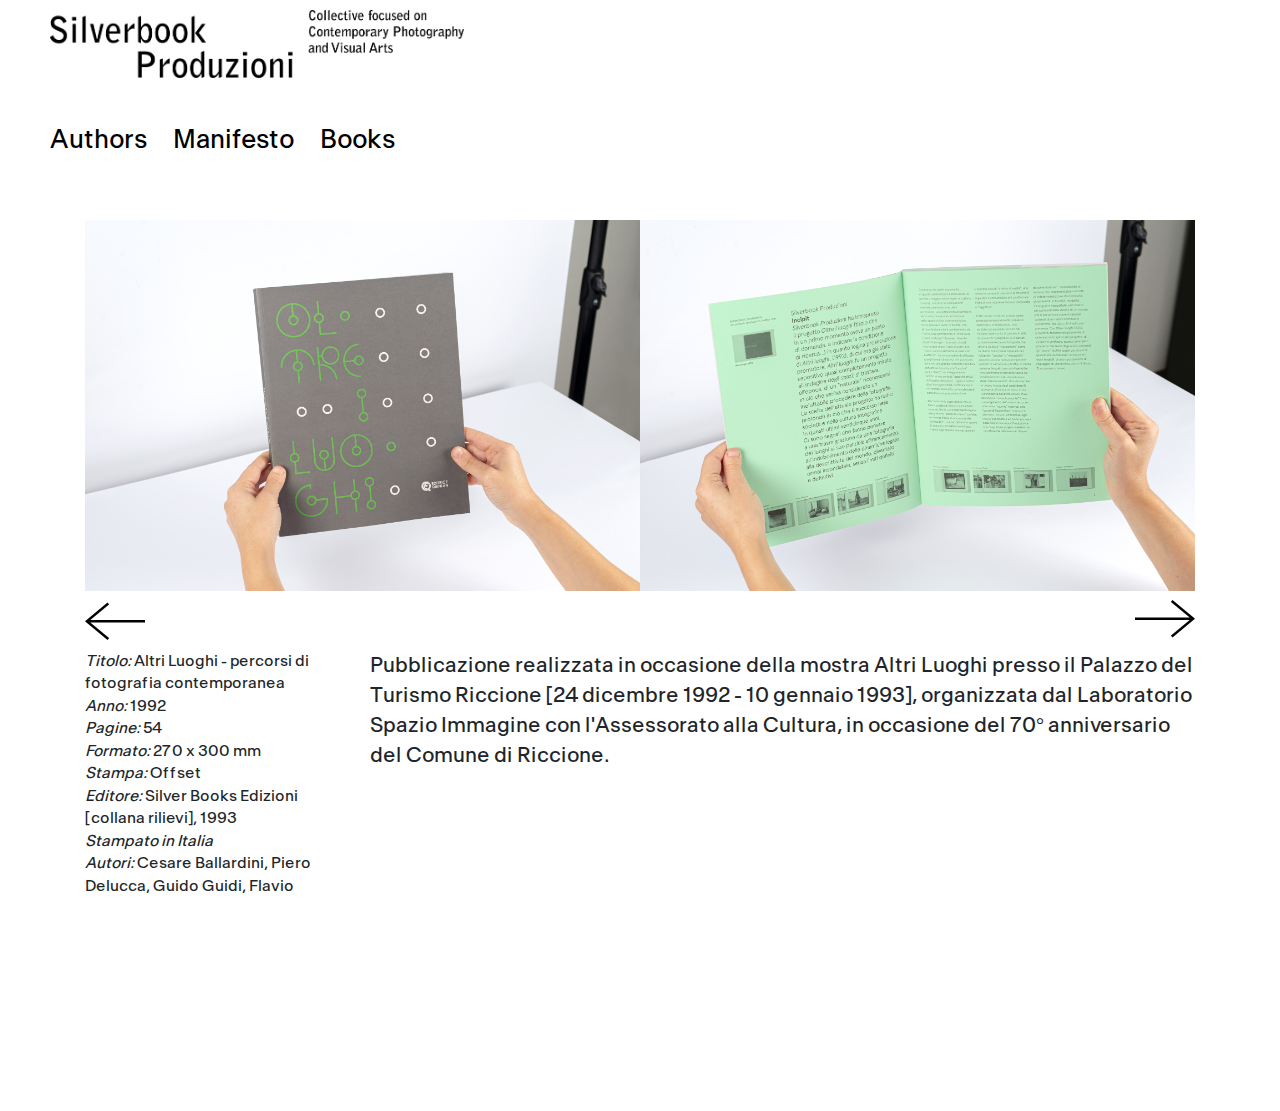
<file: AltriLuoghi.html>
<!DOCTYPE html>
<html>

<head>
  <meta charset="UTF-8">
  <meta name="viewport" content="width=device-width, initial-scale=1.0">
  <title> Silverbook </title>
  <link rel="stylesheet" href="css/bootstrap.min.css">
  <link rel="stylesheet" type="text/css" href="css/slick.css" />
  <link rel="stylesheet" type="text/css" href="css/slick-theme.css" />
  <link rel="stylesheet" href="css/style.css">
  <link rel="stylesheet" href="css/styleBook.css">
  <script src="https://code.jquery.com/jquery-3.5.1.slim.min.js"></script>
</head>

<body>
  <div id="header">
    <a class="title" href="Home.html"><img src="img/logoOk.png" class="logo"></a>
    <ul class="menu">
      <li><a href="Authors.html">Authors</a></li>
      <li><a href="Manifesto.html">Manifesto</a></li>
      <li><a href="Libri.html">Books</a></li>
    </ul>
  </div>

  <div class="container">
    <div class="slider">
      <img src="img/Books/01_oltre-i-luoghi/silverbook-produzioni-oltre-i-luoghi_01.jpg">
      <img src="img/Books/01_oltre-i-luoghi/silverbook-produzioni-oltre-i-luoghi_02.jpg">
      <img src="img/Books/01_oltre-i-luoghi/silverbook-produzioni-oltre-i-luoghi_03.jpg">
      <img src="img/Books/01_oltre-i-luoghi/silverbook-produzioni-oltre-i-luoghi_04.jpg">
      <img src="img/Books/01_oltre-i-luoghi/silverbook-produzioni-oltre-i-luoghi_05.jpg">
    </div>
    <div class="row">
      <div class="info col-sm-12 col-md-3">
        <i>Titolo:</i> Altri Luoghi - percorsi di fotografia contemporanea<br>
        <i>Anno:</i> 1992<br>
        <i>Pagine:</i> 54<br>
        <i>Formato:</i> 270 x 300 mm<br>
        <i>Stampa:</i> Offset<br>
        <i>Editore:</i> Silver Books Edizioni [collana rilievi], 1993<br>
        <i>Stampato in Italia</i><br>
        <i>Autori:</i> Cesare Ballardini, Piero Delucca, Guido Guidi, Flavio Marchetti,
        Francesco Raffaelli, Ferdinando Rossi, Romano Sanchini, Giovanni Zaffagnini.<br>
        <i>Testi:</i> Giampaolo Proni<br>
        <i>Prezzo:</i> esaurito
      </div>
      <div class="description col-sm-12 col-md-9">
        Pubblicazione realizzata in occasione della mostra Altri
        Luoghi
        presso il Palazzo del Turismo Riccione [24 dicembre
        1992 - 10 gennaio 1993],
        organizzata dal Laboratorio Spazio Immagine con
        l'Assessorato alla Cultura,
        in occasione del 70° anniversario del Comune di
        Riccione.
      </div>
    </div>
  </div>
  <footer class="footer row">
    <div class="col-md-3">
      <a href="mailto:scrivi.silverbook@gmail.com">e-mail</a>
    </div>
    <div class="col-md-3">
      <a href="https://www.instagram.com/silverbook_produzioni/" target="_blank">Instagram</a>
    </div>
    <div class="col-md-3">Rimini - Italy</div>
  </footer>

  <script type="text/javascript" src="js/slick.min.js"></script>

  <script src="js/books.js"></script>
</body>

</html>
</file>
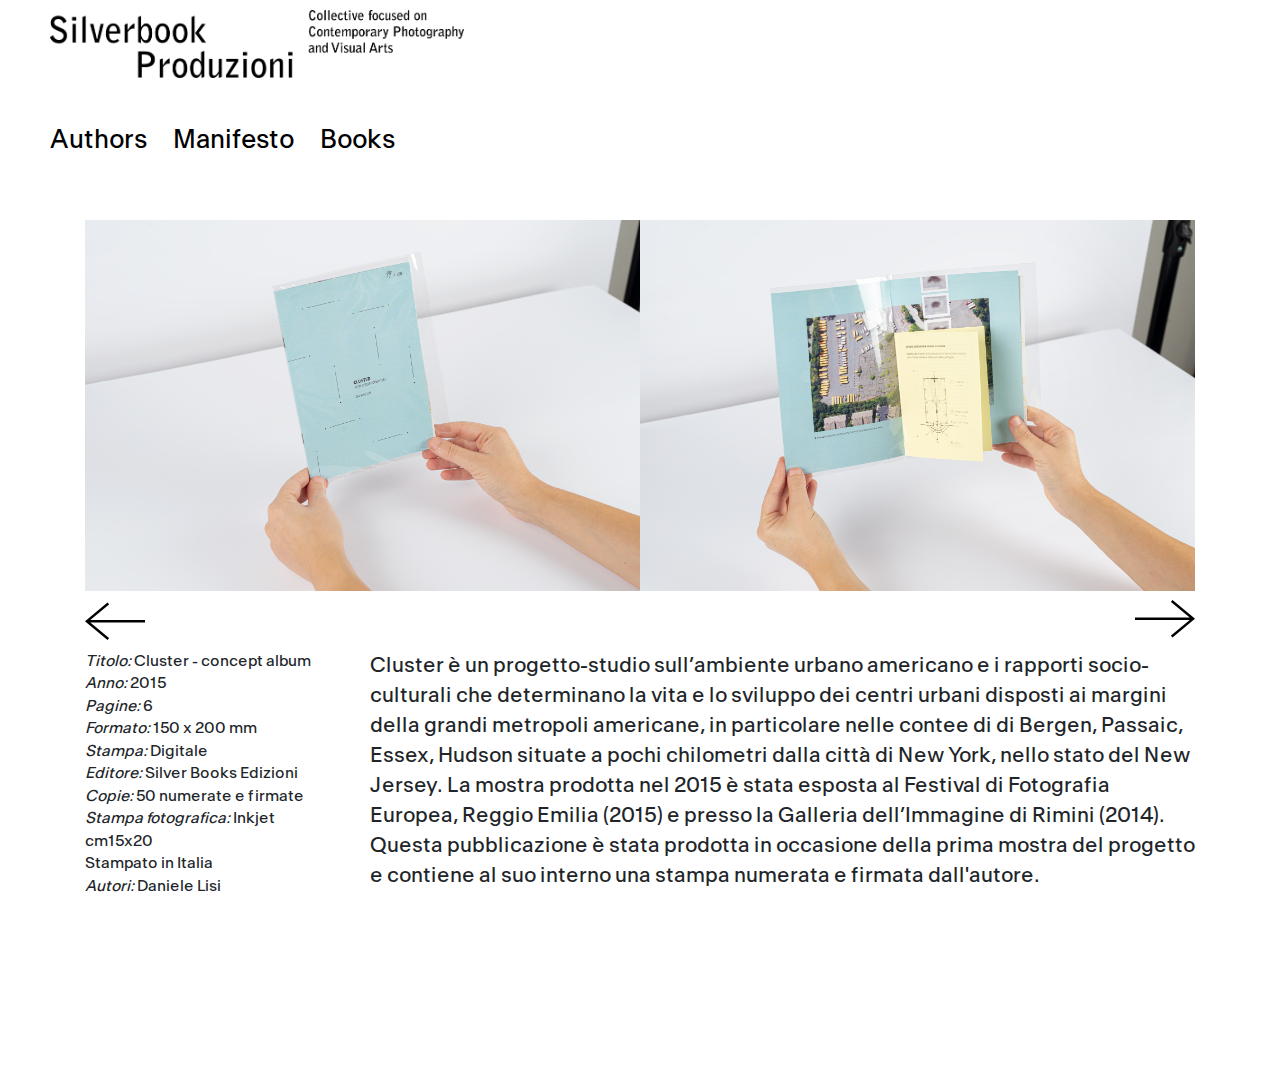
<file: Cluster.html>
<!DOCTYPE html>
<html>

<head>
  <meta charset="UTF-8">
  <meta name="viewport" content="width=device-width, initial-scale=1.0">
  <title> Cluster </title>
  <link rel="stylesheet" href="css/bootstrap.min.css">
  <link rel="stylesheet" type="text/css" href="css/slick.css" />
  <link rel="stylesheet" type="text/css" href="css/slick-theme.css" />
  <link rel="stylesheet" href="css/style.css">
  <link rel="stylesheet" href="css/styleBook.css">
  <script src="https://code.jquery.com/jquery-3.5.1.slim.min.js"></script>

</head>

<body>
  <div id="header">
    <a class="title" href="Home.html"><img src="img/logoOk.png" class="logo"></a>
    <ul class="menu">
      <li><a href="Authors.html">Authors</a></li>
      <li><a href="Manifesto.html">Manifesto</a></li>
      <li><a href="Libri.html">Books</a></li>
    </ul>
  </div>

  <div class="container">
    <div class="slider">
      <img src="img/Books/05_cluster/silverbook-produzioni-cluster-01.jpg">
      <img src="img/Books/05_cluster/silverbook-produzioni-cluster-02.jpg">
      <img src="img/Books/05_cluster/silverbook-produzioni-cluster-03.jpg">
      <img src="img/Books/05_cluster/silverbook-produzioni-cluster-04.jpg">
    </div>
    <div class="row">
      <div class="info col-sm-12 col-md-3">
        <i>Titolo:</i> Cluster - concept album<br>
        <i>Anno:</i> 2015<br>
        <i>Pagine:</i> 6<br>
        <i>Formato:</i> 150 x 200 mm<br>
        <i>Stampa:</i> Digitale<br>
        <i>Editore:</i> Silver Books Edizioni<br>
        <i>Copie:</i> 50 numerate e firmate<br>
        <i>Stampa fotografica:</i> Inkjet cm15x20<br>
        Stampato in Italia<br>
        <i>Autori:</i> Daniele Lisi<br>
        <i>Testi:</i> Piero Delucca<br>
        <i>Book design:</i> Ilaria montanari<br>
        <i>Prezzo:</i> esaurito
      </div>
      <div class="description col-sm-12 col-md-9">
        Cluster è un progetto-studio sull’ambiente urbano
        americano e i rapporti socio-culturali che determinano
        la vita e lo sviluppo dei centri urbani disposti ai margini
        della grandi metropoli americane, in particolare nelle
        contee di di Bergen, Passaic, Essex, Hudson situate a
        pochi chilometri dalla città di New York, nello stato del
        New Jersey. La mostra prodotta nel 2015 è stata
        esposta al Festival di Fotografia Europea, Reggio Emilia
        (2015) e presso la Galleria dell’Immagine di Rimini
        (2014). Questa pubblicazione è stata prodotta in
        occasione della prima mostra del progetto e contiene al
        suo interno una stampa numerata e firmata dall'autore.
      </div>
    </div>
  </div>
  <footer class="footer row">
    <div class="col-md-3">
      <a href="mailto:scrivi.silverbook@gmail.com">e-mail</a>
    </div>
    <div class="col-md-3">
      <a href="https://www.instagram.com/silverbook_produzioni/" target="_blank">Instagram</a>
    </div>
    <div class="col-md-3">Rimini - Italy</div>
  </footer>

  <script type="text/javascript" src="js/slick.min.js"></script>

  <script src="js/books.js"></script>

</body>

</html>
</file>
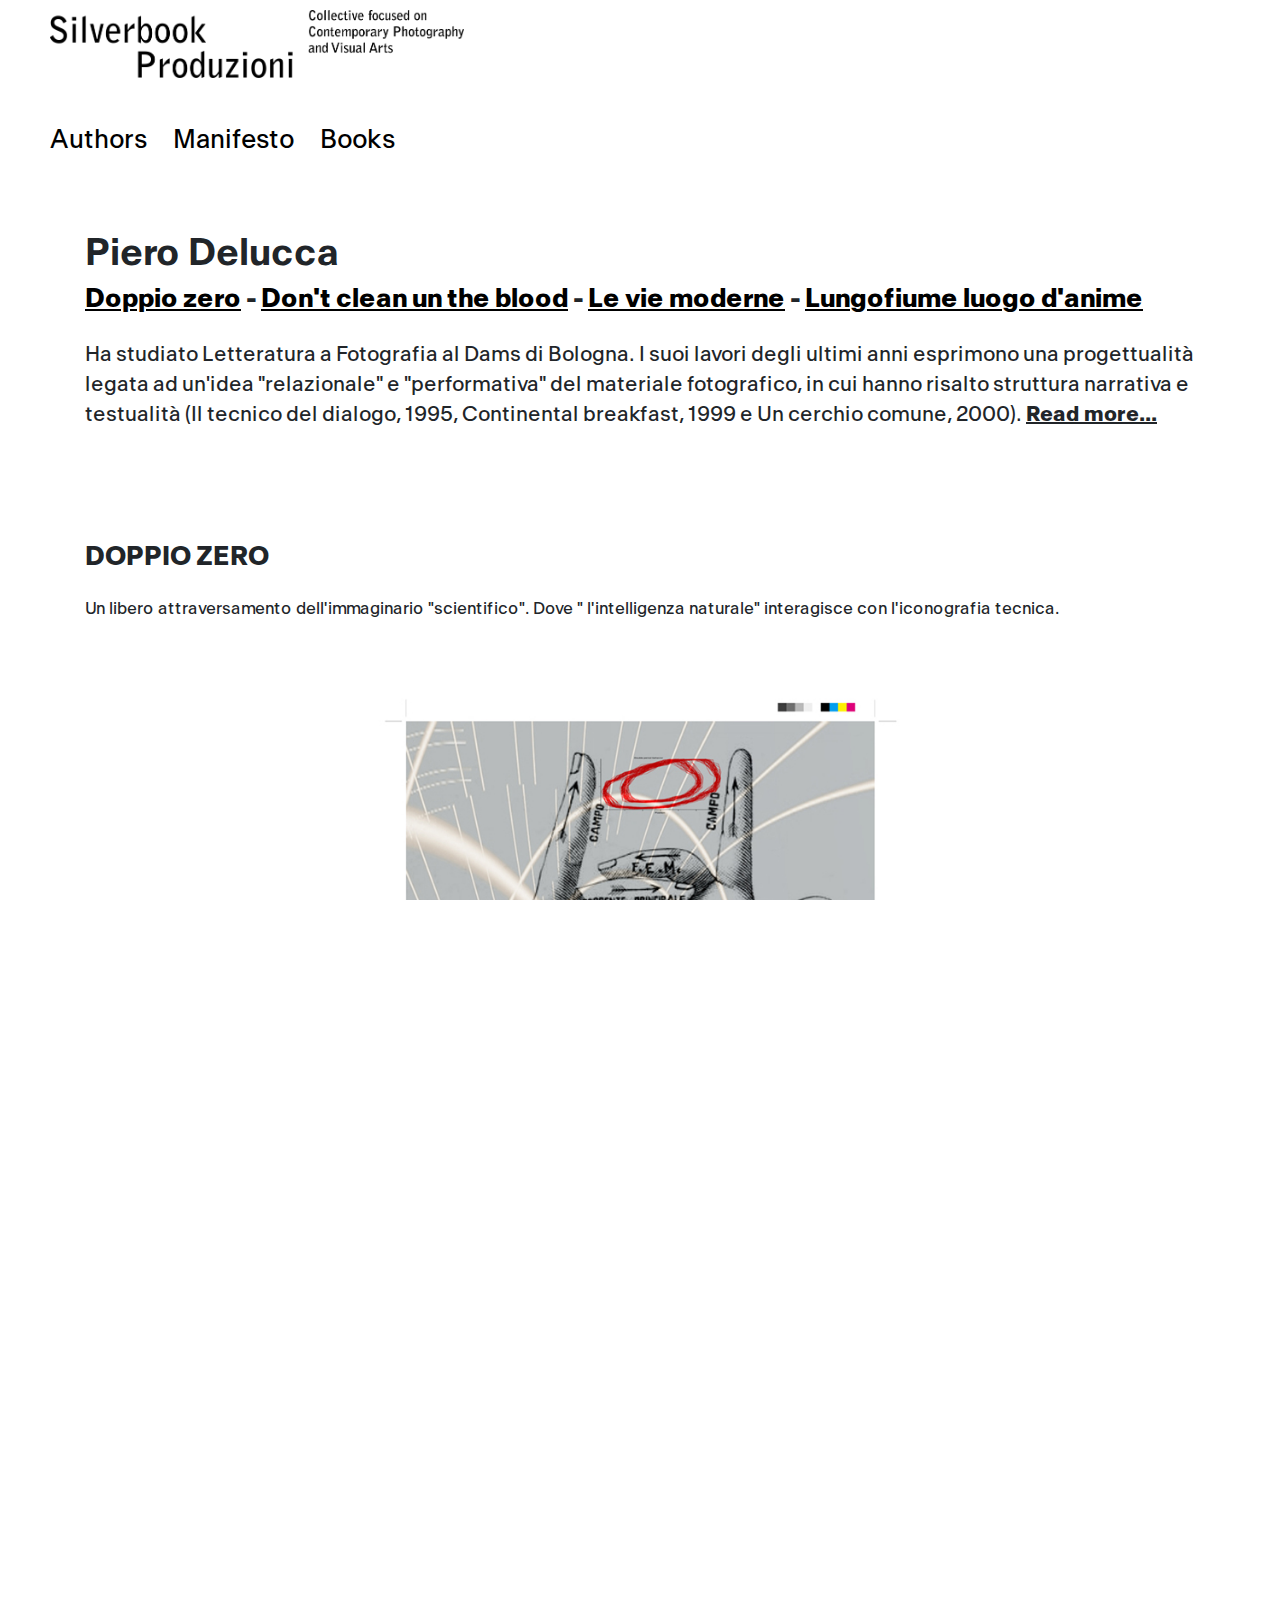
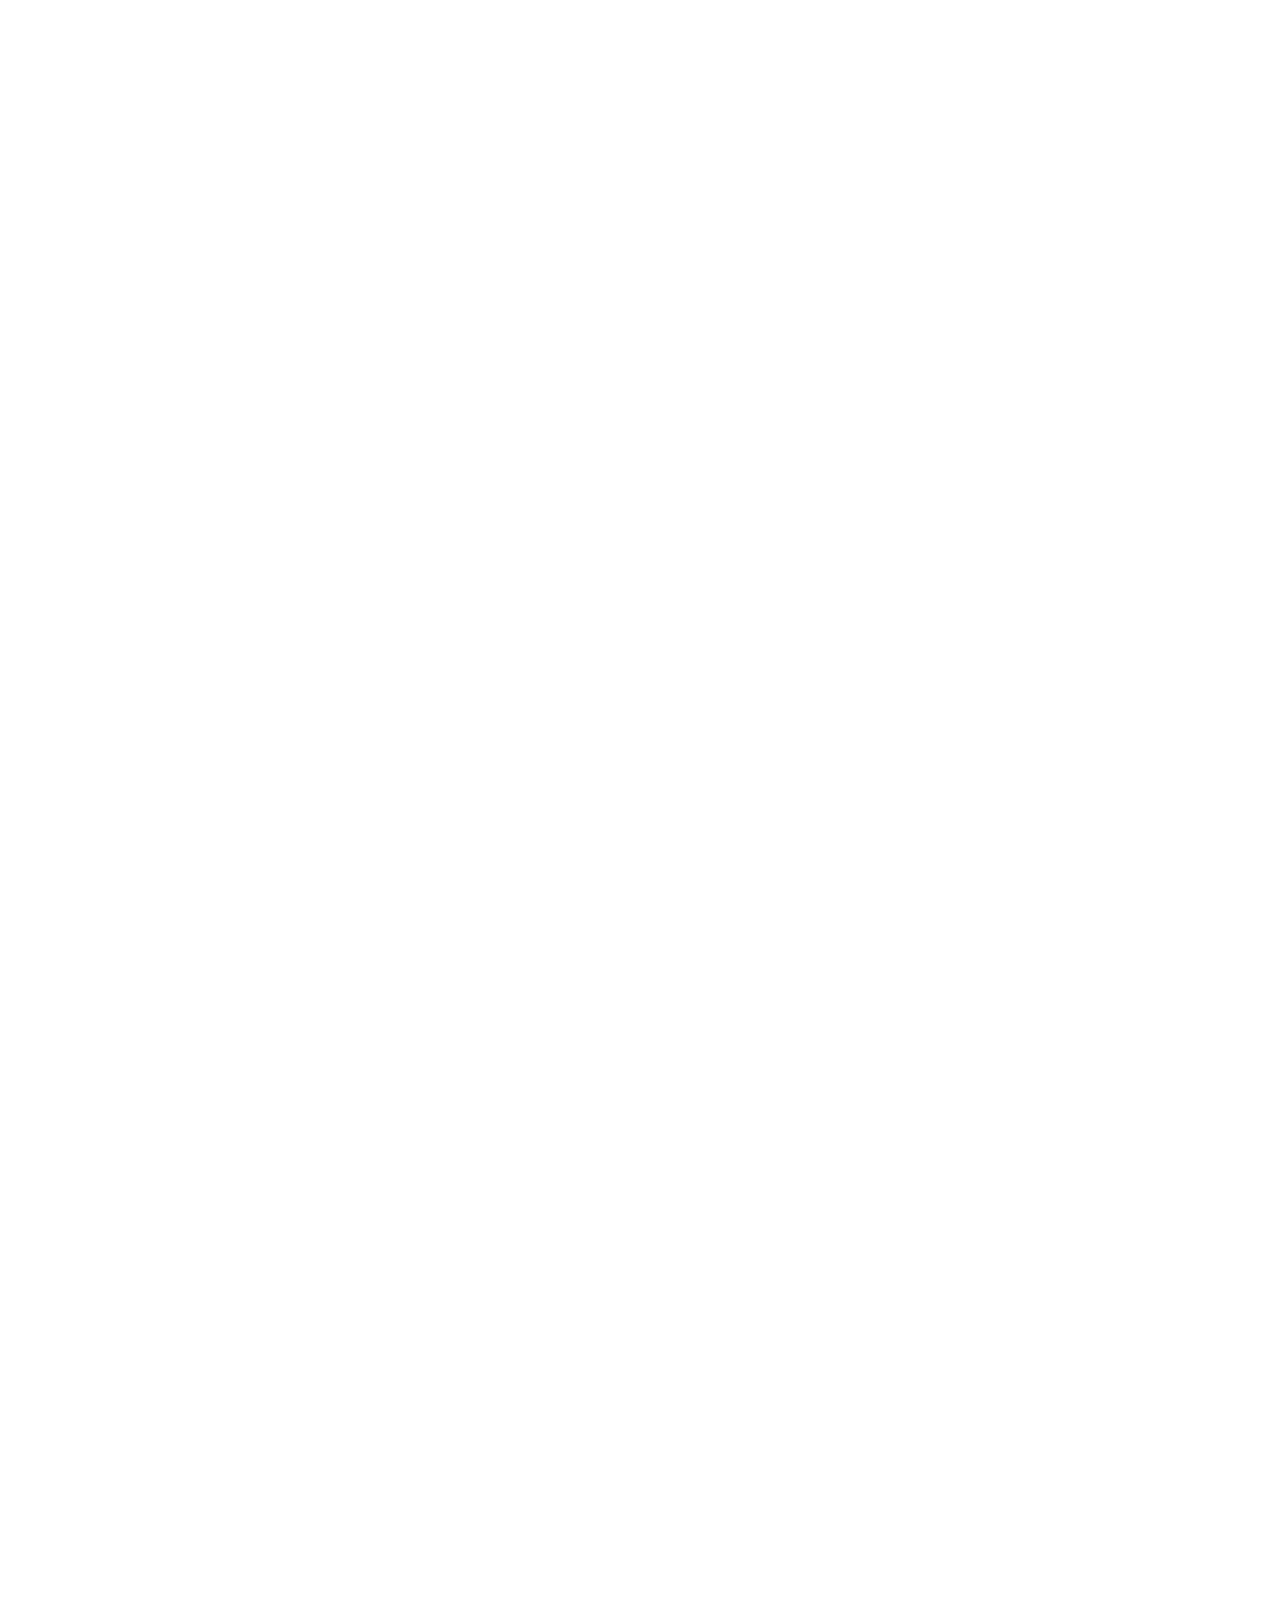
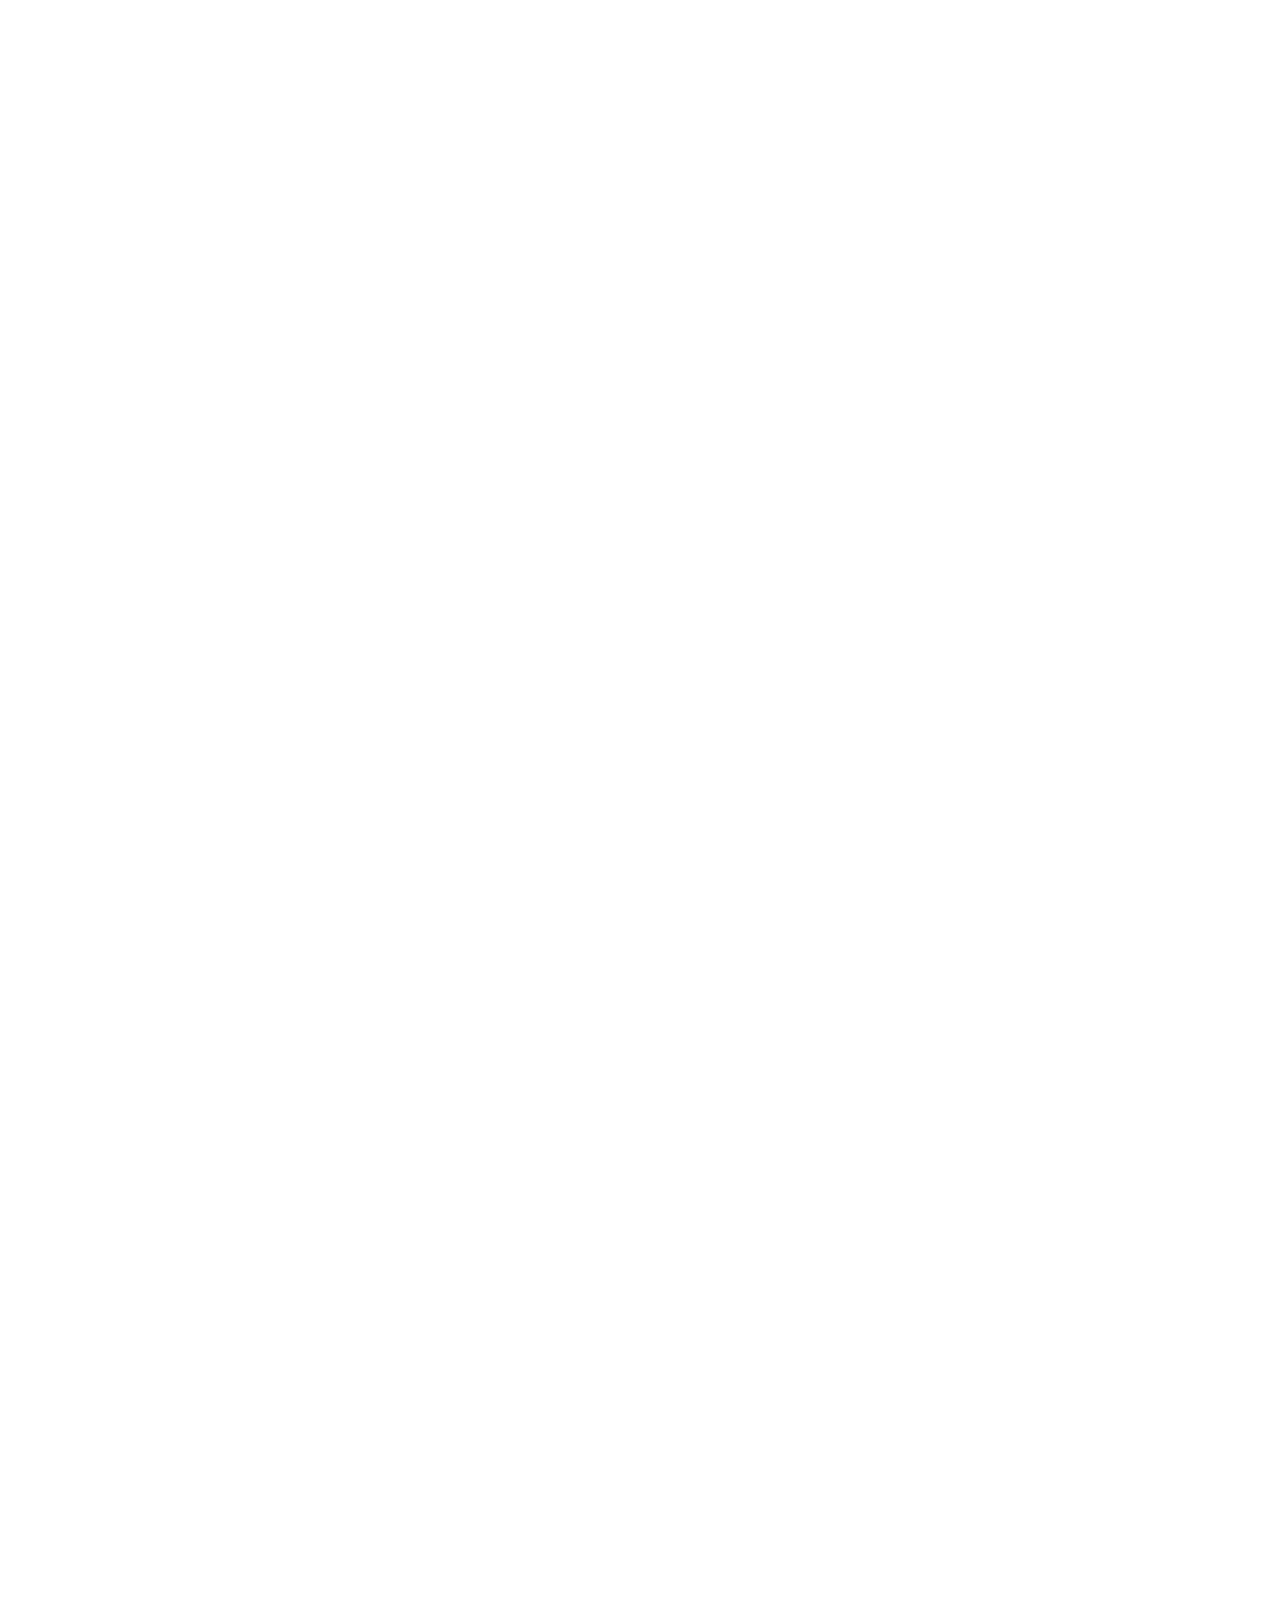
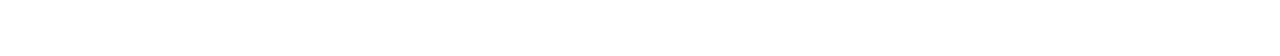
<file: Delucca.html>
<!DOCTYPE html>
<html>

<head>
    <meta charset="UTF-8">
    <meta name="viewport" content="width=device-width, initial-scale=1.0">
    <title> Daniele Lisi </title>
    <link rel="stylesheet" href="css/bootstrap.min.css">
    <link rel="stylesheet" type="text/css" href="css/slick-theme.css" />
    <link rel="stylesheet" type="text/css" href="css/slick.css" />
    <link rel="stylesheet" href="css/style.css">
    <link rel="stylesheet" href="css/styleAuthor.css">
    <script src="https://code.jquery.com/jquery-3.5.1.slim.min.js"></script>

    <style>
        .more-proj {
            display: none;
        }
    </style>
</head>

<body>
    <div id="header">
        <a class="title" href="Home.html"><img src="img/logoOk.png" class="logo"></a>
        <ul class="menu">
            <li><a href="Authors.html">Authors</a></li>
            <li><a href="Manifesto.html">Manifesto</a></li>
            <li><a href="Libri.html">Books</a></li>
        </ul>
    </div>

    <div class="container">
        <br><br>
        <div id="name">Piero Delucca</div>
        <div id="projects">
            <a href="#doppiozero">Doppio zero</a> -
            <a href="#blood">Don't clean un the blood</a> -
            <a href="#moderne">Le vie moderne</a> -
            <a href="#lungofiume">Lungofiume luogo d'anime</a>
        </div>
        <div id="bio">
            <span>
                Ha studiato Letteratura a Fotografia al Dams di Bologna.
                I suoi lavori degli ultimi anni esprimono una progettualità
                legata ad un'idea "relazionale"
                e "performativa" del materiale
                fotografico, in cui hanno risalto struttura narrativa
                e testualità (Il tecnico del dialogo, 1995, Continental
                breakfast, 1999 e Un cerchio comune, 2000).
                <span id="more-bio" class="more-proj">
                    <br>
                    Ha approfondito il suo interesse per una fotografia
                    "smaterializzata", lontana da una dimensione narcisistica ed
                    espositiva, in una direzione che tende sempre più a sondare
                    territori extra-artistici.
                    Da sempre ha affiancato alla fotografia la pratica della
                    scrittura come approfondimento.
                    Nel corso del tempo ha unito all'attività di fotografo quella di
                    ideatore di progetti espositivi per la Galleria dell'Immagine di
                    Rimini sulla Fotografia Italiana ed Europea.
                    È tra i fondatori di Silverbook Produzioni
                    e del progetto
                    d’identità territoriale Lungofiume Project (Fiume Marecchia,
                    Rimini).
                    Ha curato la mostra Altri Luoghi, Riccione 1992 e per
                    Silver Books Edizioni le collane “Quaderni di Lang”, Quaderni
                    di Lang/Derive e“Silver e-books”. Ha contribuito a stilare “Il
                    manifesto della nuova documentazione” per Silverbook
                    Produzioni, “Manifesto” che tende a definire modalità di
                    lavoro in cui confluiscono “interiorità” ed “esteriorità” avendo
                    ben chiara la questione che è l’interiorità” (con tutte le sue
                    fluidità e le sue indeterminazioni) a dettare le regole di
                    lettura del “reale” che in sé non è mai definito una volta per
                    tutte.
                    <br><br>
                    <b>PROGETTI</b><br>
                    “Archivio dello spazio”, Milano, 1994-1997, a cura di Roberta
                    Valtorta e Achille Sacconi<br><br>
                    <b>MOSTRE (Selezione)</b><br>
                    1989 “L’insistenza dello sguardo” AA.VV., a cura di I. Zannier
                    e P. Costantini, Venezia<br>
                    1990 “Fotografia Italiana anni '90”, AA.VV., Fondazione
                    Corrente, Milano<br>
                    1992 “Altri luoghi”, AA.VV., Palazzo del Turismo, Riccione<br>
                    1998 “Pagine di fotografia italiana 1900-1998”, AA.VV., a cura
                    di Roberta Valtorta, Galleria Gottardo, Lugano<br>
                    2000 “Camere senza tempo”, a cura di Angela Madesani,
                    Treviglio<br>
                    2018 “Oltre I luoghi”, AA.VV, Ala nuova, Museo della Città,
                    Rimini<br>
                    2019 “A time to Resume”, AA.VV, Ala nuova, Museo della
                    Città, Rimini
                    <b>PUBBLICAZIONI (selezione)</b><br>
                    “Technicon Diagnostics”, Silver Books Edizioni, 1992<br>
                    “Il tecnico del dialogo”, Silver Books Edizioni, 1995<br>
                    Altri luoghi, AA.VV., Riccione, 1992<br>
                    “Intensive”, sito web e cd-rom, Silver Books Edizioni, 1996<br>
                    “Web resume, cd-rom”, Silver e-books Edizioni, 2003<br>
                    “Lungofiume Luogo d’anime”, Silver Book Edizioni, 2016.<br>
                    “Oltre I luoghi AA.VV”, Editrice Quinlan, 2018<br>
                </span>
                <span class="btn-more">Read more...</span>
            </span>
        </div>
        <div id="doppiozero">
            <div class="titleProj">DOPPIO ZERO</div>
            <div class="desProj">
                Un libero attraversamento dell'immaginario "scientifico". Dove " l'intelligenza
                naturale" interagisce con l'iconografia tecnica.
                <br><br>
            </div>
            <div class="slider">
                <img src="img/PIERO_DELUCCA/doppio_zero/Piero_delucca_01.jpg">
                <img src="img/PIERO_DELUCCA/doppio_zero/Piero_delucca_02.jpg">
                <img src="img/PIERO_DELUCCA/doppio_zero/Piero_delucca_03.jpg">
                <img src="img/PIERO_DELUCCA/doppio_zero/Piero_delucca_04.jpg">
                <img src="img/PIERO_DELUCCA/doppio_zero/Piero_delucca_05.jpg">
                <img src="img/PIERO_DELUCCA/doppio_zero/Piero_delucca_06.jpg">
                <img src="img/PIERO_DELUCCA/doppio_zero/Piero_delucca_07.jpg">
            </div>
        </div>
        <br><br>
        <div id="blood">
            <div class="titleProj">DON'T CLEAN UP THE BLOOD</div>
            <div class="desProj">
                Nuda vita. Il titolo si rifà alle scritte presenti sui muri della scuola Diaz durante i fatti del G8 di
                Genova del 2001. Allude alla necessità di non cancellare le tracce degli eventi successi. Le immagini
                sono campionature da registrazioni di "sorveglianza" o documentazione reportagistica anni '50 e' 60. Una
                sorta di nostra Golden Age. Tracce e impronte come Fotografia.
                <br><br>
            </div>
            <div class="slider">
                <img src="img/PIERO_DELUCCA/Don’t_clean_up_the_ blood/piero_delucca_00.jpg">
                <img src="img/PIERO_DELUCCA/Don’t_clean_up_the_ blood/piero_delucca_01.jpg">
                <img src="img/PIERO_DELUCCA/Don’t_clean_up_the_ blood/piero_delucca_03.jpg">
                <img src="img/PIERO_DELUCCA/Don’t_clean_up_the_ blood/piero_delucca_04.jpg">
                <img src="img/PIERO_DELUCCA/Don’t_clean_up_the_ blood/piero_delucca_05.jpg">
                <img src="img/PIERO_DELUCCA/Don’t_clean_up_the_ blood/piero_delucca_06.jpg">
            </div>
        </div>
        <br><br>
        <div id="moderne">
            <div class="titleProj">LE VIE MODERNE</div>
            <div class="desProj">
                Una "diversa" narrazione su fatti e persone vicini e lontani nello spazio- tempo.
                Costruita secondo i canoni di una "nuova documentazione”.
                <br><br>
            </div>
            <div class="slider">
                <img src="img/PIERO_DELUCCA/le_vie_moderne/piero_delucca_01.jpg">
                <img src="img/PIERO_DELUCCA/le_vie_moderne/piero_delucca_02.jpg">
                <img src="img/PIERO_DELUCCA/le_vie_moderne/piero_delucca_03.jpg">
                <img src="img/PIERO_DELUCCA/le_vie_moderne/piero_delucca_04.jpg">
                <img src="img/PIERO_DELUCCA/le_vie_moderne/piero_delucca_05.jpg">
                <img src="img/PIERO_DELUCCA/le_vie_moderne/piero_delucca_06.jpg">
            </div>
        </div>
        <br><br>
        <div id="lungofiume">
            <div class="titleProj">LUNGOFIUME LUOGO D'ANIME</div>
            <div class="desProj">
                Lungofiume luogo d’anime è un progetto editoriale che racchiude al suo interno le sequenze fotografiche
                di quattro autori (P.Delucca, D.Lisi e F.Marchetti) realizzate nei territori della Valmarecchia, dalla
                fonte alla foce del Fiume omonimo Marecchia (Emilia Romagna).

                <span id="more-lungofiume" class="more-proj">
                    <br>
                    L’intento, nella sua essenza, è quello di partire dalla conoscenza della realtà del luogo per incontrare
                    l’idea che lascia nella mente del visitatore (quasi alla maniera di Paolo Conte “…Genova per noi è
                    un’idea come un’altra…”); ognuno degli autori, con il suo lavoro, esprime in termini di immagini quanto
                    suggeritogli dal paesaggio, dall’architettura e dalla gente che abita quei luoghi e li determina.
                    Nulla di naturalistico, né di documentaristico, ma piuttosto l’inseguimento di suggestioni mentali
                    espresse in immagini capaci, nella loro autonomia, di rappresentare essenze riconducibili ad un’idea, ad
                    un concetto, ad un simbolo, oppure solo ad uno stato di cose libero da ogni suggestione formale
                    ripetitiva e stereotipata.
                </span>
                <span class="btn-more">Read more...</span>
                <br><br>
            </div>
            <div class="slider">
                <img src="img/PIERO_DELUCCA/Lungofiume_luogo_d'anime/piero_delucca.jpg">
                <img src="img/PIERO_DELUCCA/Lungofiume_luogo_d'anime/piero_delucca_02.jpg">
                <img src="img/PIERO_DELUCCA/Lungofiume_luogo_d'anime/piero_delucca_03.jpg">
                <img src="img/PIERO_DELUCCA/Lungofiume_luogo_d'anime/piero_delucca_04.jpg">
                <img src="img/PIERO_DELUCCA/Lungofiume_luogo_d'anime/piero_delucca_05.jpg">
                <img src="img/PIERO_DELUCCA/Lungofiume_luogo_d'anime/piero_delucca_06.jpg">
            </div>
            <br><br>
        </div>
    </div>
    <footer class="footer row">
        <div class="col-md-3">
            <a href="mailto:scrivi.silverbook@gmail.com">e-mail</a>
        </div>
        <div class="col-md-3">
            <a href="https://www.instagram.com/silverbook_produzioni/" target="_blank">Instagram</a>
        </div>
        <div class="col-md-3">Rimini - Italy</div>
    </footer>
    <script type="text/javascript" src="js/slick.min.js"></script>
    <script>
        $(document).ready(function () {
            $('.slider').slick();
        });
    </script>
    <script src="js/authors.js"></script>
</body>

</html>
</file>
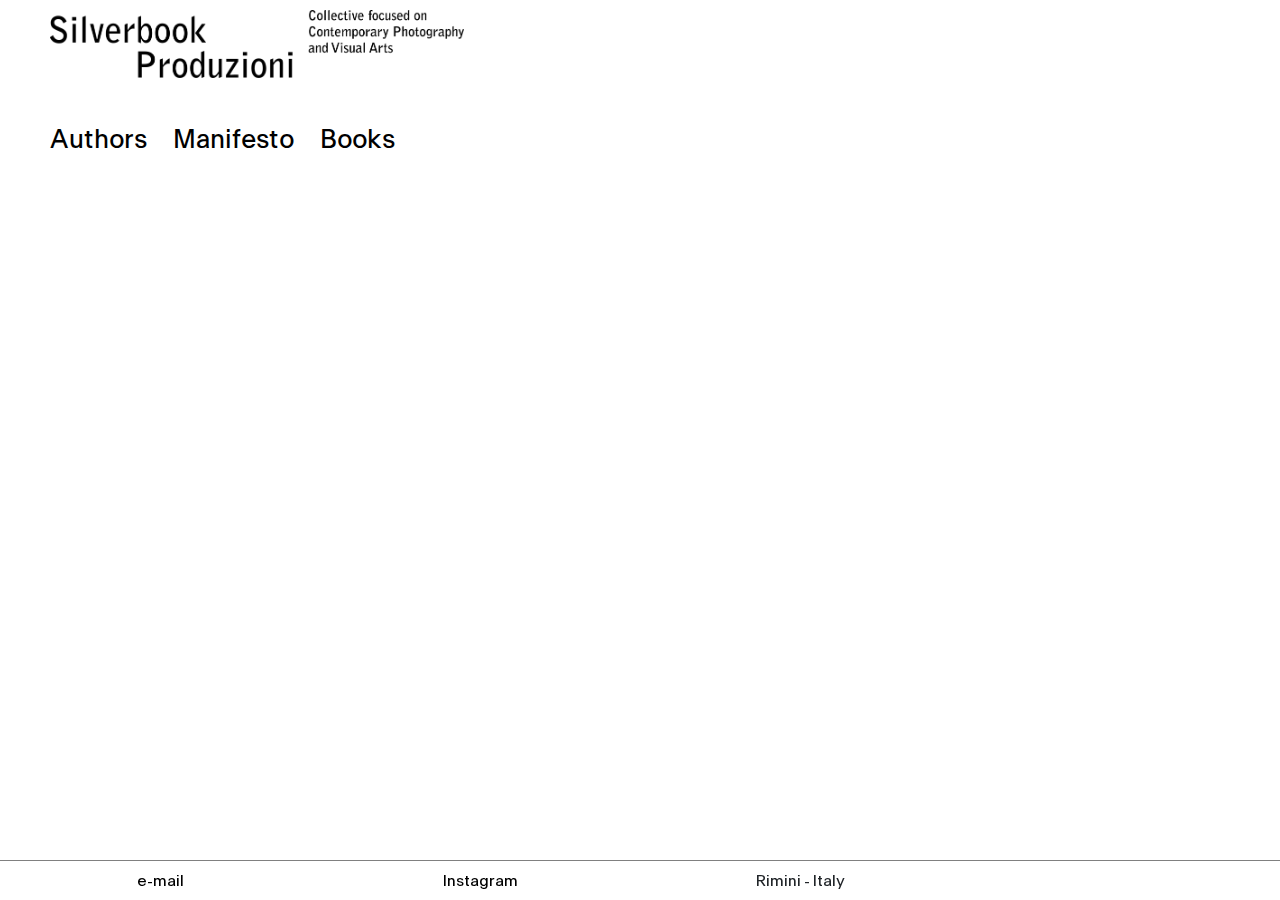
<file: Home.html>
<!DOCTYPE html>
<html>

<head>
  <meta charset="UTF-8">
  <meta name="viewport" content="width=device-width, initial-scale=1.0">
  <title> Silverbook </title>
  <link rel="stylesheet" href="css/bootstrap.min.css">
  <link rel="stylesheet" href="css/style.css">
  <script src="https://code.jquery.com/jquery-3.5.1.slim.min.js"></script>
  <style>
    @media screen and (min-width: 375px) {
      .footer {
        position: fixed;
        bottom: 70px;
        left: 15px;
        width: 100vw;
      }
    }

    @media screen and (min-width: 768px) {
      .footer {
        position: fixed;
        bottom: 30px;
        left: 15px;
        width: 100vw;
      }
    }

    @media screen and (min-width: 1024px) {
      .footer {
        height: 30px !important;
        position: fixed;
        bottom: 10px !important;
        left: 15px;
        width: 100vw;
      }
    }
  </style>
</head>

<body>
  <div id="header">
    <a class="title" href="Home.html"><img src="img/logoOk.png" class="logo"></a>
    <ul class="menu">
      <li><a href="Authors.html">Authors</a></li>
      <li><a href="Manifesto.html">Manifesto</a></li>
      <li><a href="Libri.html">Books</a></li>
    </ul>
  </div>
  <div class="container">
    <div class="prova">
      <img class="image" src="img\Home\cluster_new-jersey_daniele_lisi_04 2.jpg">
      <img class="image" src="img\Home\cluster_new-jersey_daniele_lisi_04.jpg">
      <img class="image" src="img\Home\lungofiume_daniele_lisi_silverbook-produzioni_02.jpg">
      <img class="image" src="img\Home\lungofiume_daniele_lisi_silverbook-produzioni_09.jpg">
      <img class="image" src="img\Home\minute_daniele_lisi_silverbook-produzioni_02.jpg">
      <img class="image" src="img\Home\piero_delucca_00.jpg">
      <img class="image" src="img\Home\piero_delucca_01.jpg">
      <img class="image" src="img\Home\piero_delucca_02 2.jpg">
      <img class="image" src="img\Home\piero_delucca_02.jpg">
      <img class="image" src="img\Home\piero_delucca_03.jpg">
      <img class="image" src="img\Home\piero_delucca_04.jpg">
      <img class="image" src="img\Home\piero_delucca_04 2.jpg">
      <img class="image" src="img\Home\shiprock_daniele_lisi_04.jpg">

    </div>
    <script src="js/index.js"></script>
  </div>

  <footer class="footer row">
    <div class="col-md-3">
      <a href="mailto:scrivi.silverbook@gmail.com">e-mail</a>
    </div>
    <div class="col-md-3"><a href="https://www.instagram.com/silverbook_produzioni/" target="_blank">Instagram</a>
    </div>
    <div class="col-md-3">Rimini - Italy</div>
  </footer>
</body>

</html>
</file>
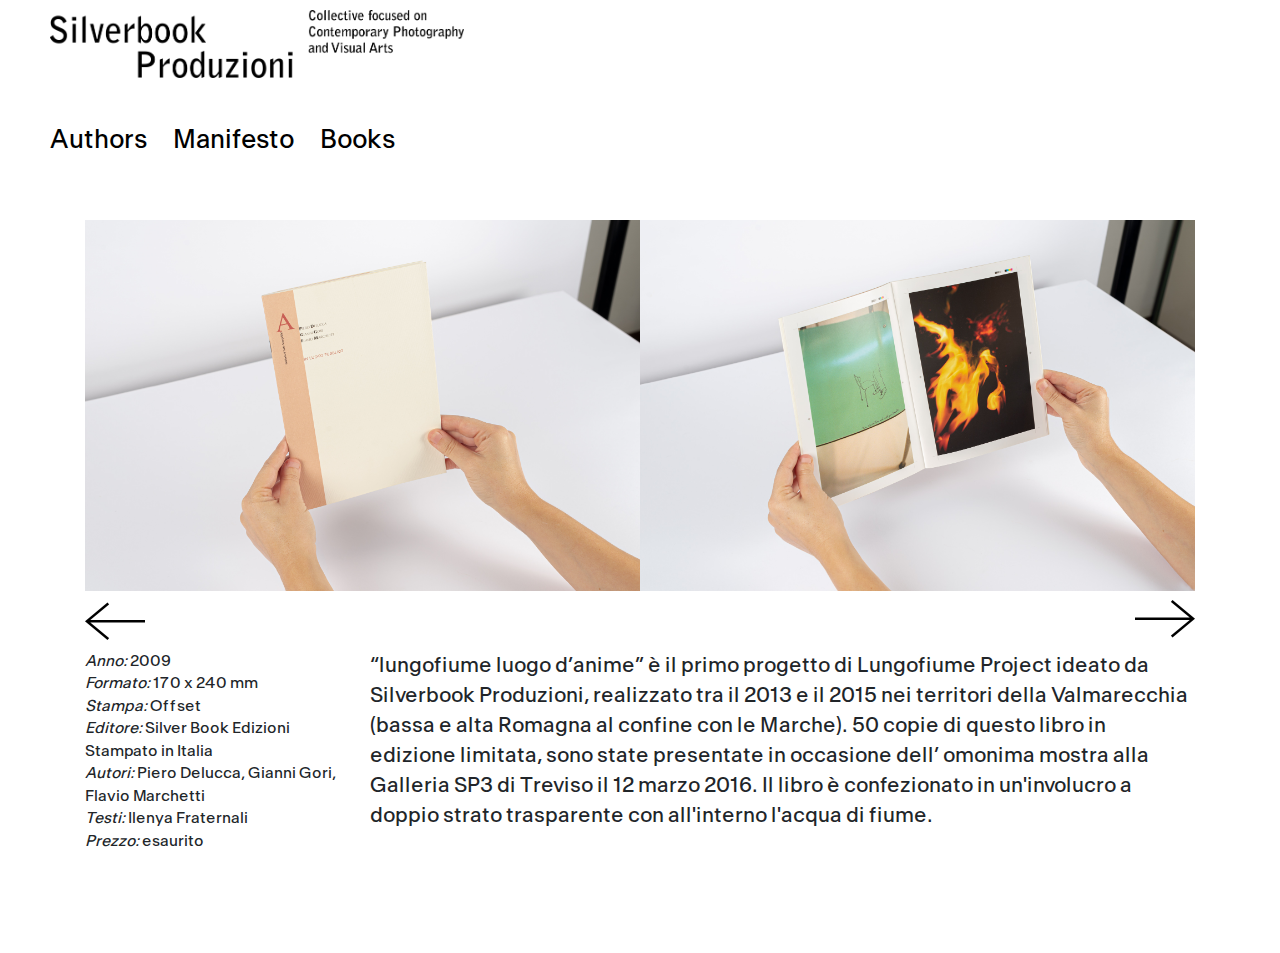
<file: InLuogoPubblico.html>
<!DOCTYPE html>
<html>

<head>
    <meta charset="UTF-8">
    <meta name="viewport" content="width=device-width, initial-scale=1.0">
    <title> In Luogo Pubblico </title>
    <link rel="stylesheet" href="css/bootstrap.min.css">
    <link rel="stylesheet" type="text/css" href="css/slick.css" />
    <link rel="stylesheet" type="text/css" href="css/slick-theme.css" />
    <link rel="stylesheet" href="css/style.css">
    <link rel="stylesheet" href="css/styleBook.css">
    <script src="https://code.jquery.com/jquery-3.5.1.slim.min.js"></script>

</head>

<body>
    <div id="header">
        <a class="title" href="Home.html"><img src="img/logoOk.png" class="logo"></a>
        <ul class="menu">
            <li><a href="Authors.html">Authors</a></li>
            <li><a href="Manifesto.html">Manifesto</a></li>
            <li><a href="Libri.html">Books</a></li>
        </ul>
    </div>

    <div class="container">
        <div class="slider">
            <img src="img/Books/06_in-luogo-pubblico/silverbook-produzioni-luogo-pubblico_01.jpg">
            <img src="img/Books/06_in-luogo-pubblico/silverbook-produzioni-luogo-pubblico_02.jpg">
            <img src="img/Books/06_in-luogo-pubblico/silverbook-produzioni-luogo-pubblico_03.jpg">
        </div>
        <div class="row">
            <div class="info col-sm-12 col-md-3">
                <i>Anno:</i> 2009<br>
                <i>Formato:</i> 170 x 240 mm<br>
                <i>Stampa:</i> Offset<br>
                <i>Editore:</i> Silver Book Edizioni<br>
                Stampato in Italia<br>
                <i>Autori:</i> Piero Delucca, Gianni Gori, Flavio Marchetti<br>
                <i>Testi:</i> Ilenya Fraternali<br>
                <i>Prezzo:</i> esaurito
            </div>
            <div class="description col-sm-12 col-md-9">
                “lungofiume luogo d’anime” è il primo progetto
                di
                Lungofiume Project
                ideato da
                Silverbook Produzioni, realizzato tra il 2013 e il 2015 nei
                territori della Valmarecchia
                (bassa e alta Romagna al confine con le Marche).
                50 copie di questo libro in edizione limitata, sono state
                presentate in occasione
                dell’ omonima mostra alla Galleria SP3 di Treviso il 12
                marzo 2016.
                Il libro è confezionato in un'involucro a doppio strato
                trasparente
                con all'interno l'acqua di fiume.
            </div>
        </div>
    </div>
    <footer class="footer row">
        <div class="col-md-3">
            <a href="mailto:scrivi.silverbook@gmail.com">e-mail</a>
        </div>
        <div class="col-md-3">
            <a href="https://www.instagram.com/silverbook_produzioni/" target="_blank">Instagram</a>
        </div>
        <div class="col-md-3">Rimini - Italy</div>
    </footer>
    <script type="text/javascript" src="js/slick.min.js"></script>

    <script src="js/books.js"></script>

</body>

</html>
</file>
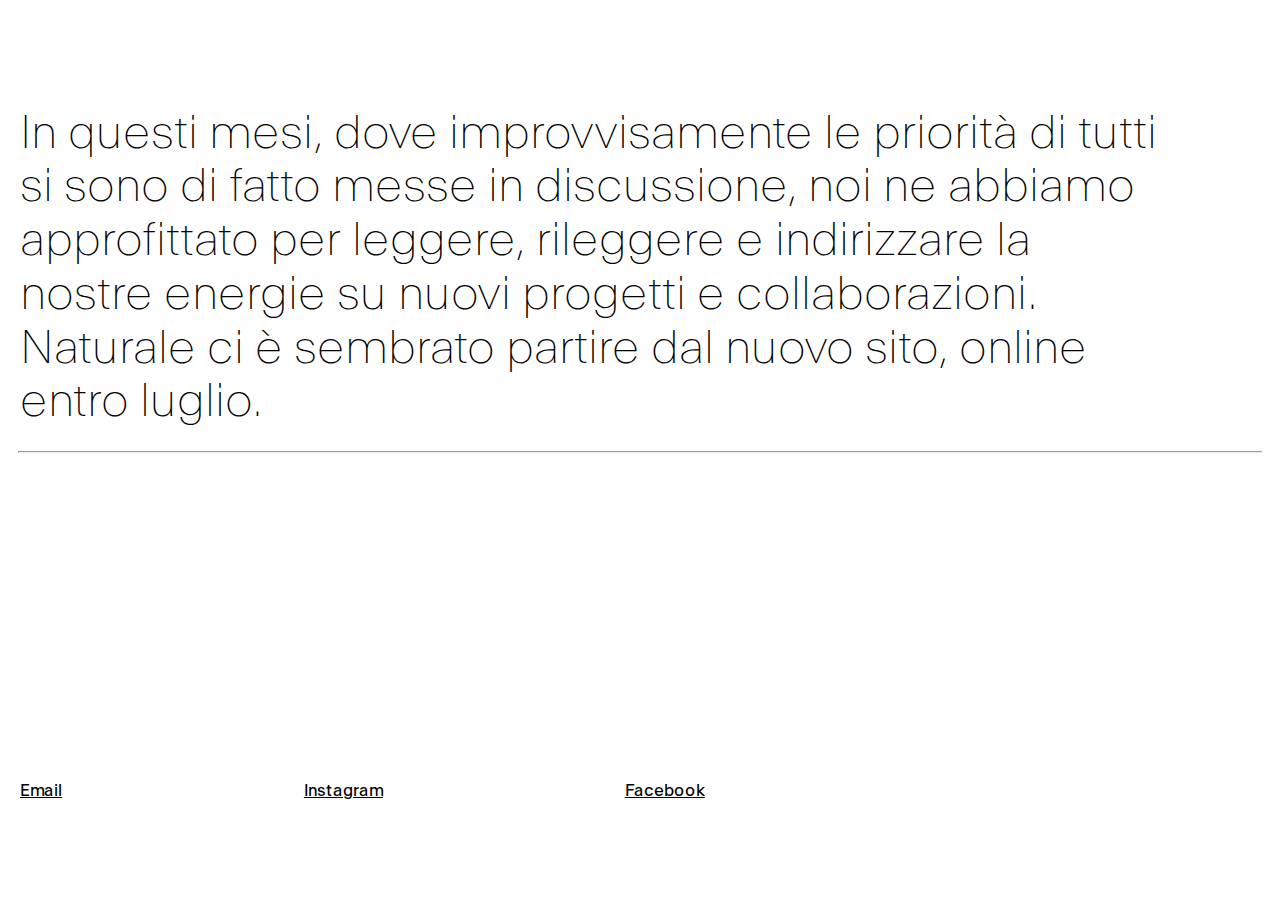
<file: Landing.html>
<!DOCTYPE html>
<html lang="en">
<head>
    <meta charset="UTF-8">
    <meta name="viewport" content="width=device-width, initial-scale=1.0">
    <title>Silverbook</title>
    <link rel="stylesheet" href="css/landing.css">
    <script src="https://code.jquery.com/jquery-3.5.0.slim.min.js"></script>
    <script src="js/jquery.lettering.js"></script>
    <style>
        .line1{
            font-weight: 100;
        }

        .line2{
            font-weight: 250;
        }

        .line3{
            font-weight: 400;
        }

        .line4{
            font-weight: 550;
        }

        .line5{
            font-weight: 700;
        }

        .line6{
            font-weight: 1000;
        }
        #txt{
            padding-top: 25px;
            width: 90%;
            font-size: 3.5vw;
            line-height: 120%;
        }
        @media screen and (min-width: 120px){
            #txt{
                font-size: 5vw;
            }
            #footer{
                display: inline-grid;
                grid-template-columns: auto auto auto;
                grid-column-gap: 10px;
                position: absolute;
                bottom: 20px;
                left: 20px;
                width: 97%;
                height: 100px;
            }
            hr{
                width: 90%;
            }
            #from{
                position: absolute;
                bottom: 20px;
                color: white;
            }
            #logo{
                width: 88%;
            }
        }
        @media screen and(min-width: 780px){
            #txt{
                font-size: 4vw;
            }
        }
        @media screen and (min-width: 1024px) {
            #logo{
                width: 35%;
            }
            #txt{
                font-size: 3.5vw;
            }
            #footer{
                display: inline-grid;
                grid-template-columns: auto auto auto auto;
                grid-column-gap: 10px;
                position: absolute;
                bottom: 20px;
                left: 20px;
                width: 97%;
                height: 100px;
            }
            hr{
                width: 97%;
            }
            #from{
                position: relative;
                bottom: 0px;

                color: white;
            }
        }

    </style>
</head>
<body>
    <img src="img/logoW.png" id="logo">

    <div id="txt" class="txt" onclick="">
        In questi mesi, dove improvvisamente le priorità di tutti<br>
        si sono di fatto messe in discussione, noi ne abbiamo<br> 
        approfittato per leggere, rileggere e indirizzare<br>
        la nostre energie su nuovi progetti e collaborazioni.<br> 
        Naturale ci è sembrato partire dal nuovo sito, online <br>
        entro luglio.<br>
    </div>

    <script>
        $(document).ready(function() {
            $(".txt").lettering('lines');
        });
    </script>


    <hr>

    <div id="footer">
        <a href="mailto:scrivi.silverbook@gmail.com">Email</a>
        <a href="#">Instagram</a>
        <a href="#">Facebook</a>
        <span id="from">Rimini Italy</span>
    </div>



    
</body>
</html>
</file>
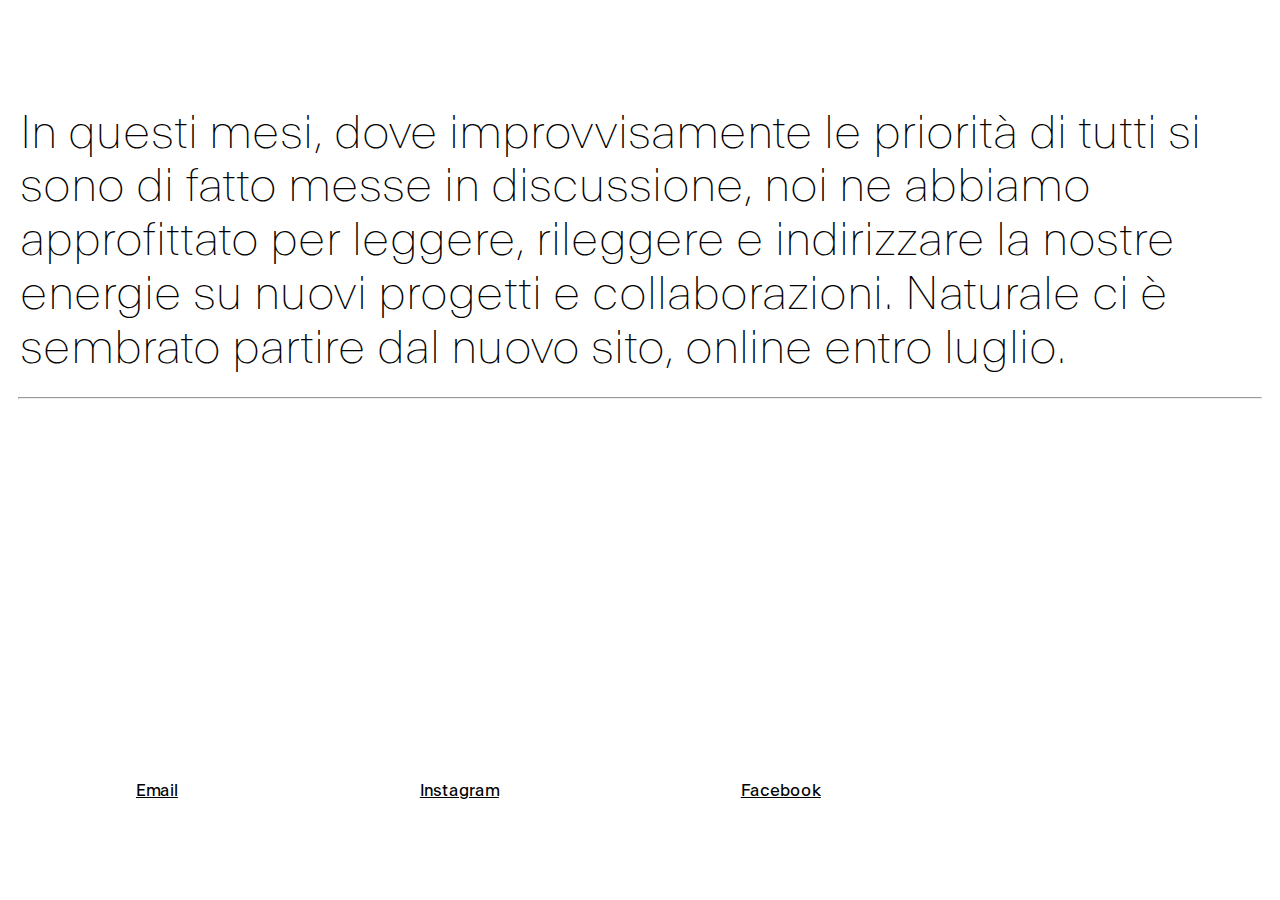
<file: Landing2.html>
<!DOCTYPE html>
<html lang="en">
<head>
    <meta charset="UTF-8">
    <meta name="viewport" content="width=device-width, initial-scale=1.0">
    <title>Silverbook</title>
    <link rel="stylesheet" href="css/landing.css">
    <style>  
        #txt{
            font-variation-settings: 'wght' 100;
            animation: small 1s forwards;
        }
        
        #txt:hover, #txt:active{
            width: 98%;
            animation: big 1s forwards;
        }

        @keyframes big{
            from{font-variation-settings: "wght" 100;}
            to{font-variation-settings: "wght" 900;}
        }

        @keyframes small{
            from{font-variation-settings: "wght" 900;}
            to{font-variation-settings: "wght" 100;}
        }

        #txt{
            padding-top: 25px;
            font-size: 3.5vw;
            line-height: 120%;
        }
        @media screen and (min-width: 120px){
            #txt{
                font-size: 5vw;
            }
            #footer{
                display: inline-grid;
                grid-template-columns: auto auto auto;
                grid-column-gap: 10px;
                position: absolute;
                bottom: 20px;
                left: 20px;
                width: 97%;
                height: 100px;
                text-align: center;
            }
            hr{
                width: 90%;
            }
            #from{
                position: absolute;
                bottom: 20px;
                color: white;
            }
            #logo{
                width: 88%;
            }
        }
        @media screen and(min-width: 780px){
            #txt{
                font-size: 4vw;
            }
        }
        @media screen and (min-width: 1024px) {
            #logo{
                width: 35%;
            }
            #txt{
                font-size: 3.5vw;
            }
            #footer{
                display: inline-grid;
                grid-template-columns: auto auto auto auto;
                grid-column-gap: 10px;
                position: absolute;
                bottom: 20px;
                left: 20px;
                width: 97%;
                height: 100px;
            }
            hr{
                width: 97%;
            }
            #from{
                position: relative;
                bottom: 0px;

                color: white;
            }
        }

    </style>
</head>
<body>
    <img src="img/logoW.png" id="logo">

    <div id="txt" class="txt">
        In questi mesi, dove improvvisamente le priorità di tutti si sono di fatto messe in discussione, noi ne abbiamo approfittato
        per leggere, rileggere e indirizzare la nostre energie su nuovi progetti e collaborazioni. Naturale ci è sembrato partire dal nuovo sito, online entro luglio.
    </div>
    <script>
        $(".txt").hover(
        function () {
            $(this).removeClass('small').addClass('big');
        }
    );
    </script>

    <hr>
    <div id="footer">
        <a href="mailto:scrivi.silverbook@gmail.com">Email</a>
        <a href="#">Instagram</a>
        <a href="#">Facebook</a>
        <span id="from">Rimini Italy</span>
    </div>
    
</body>
</html>
</file>
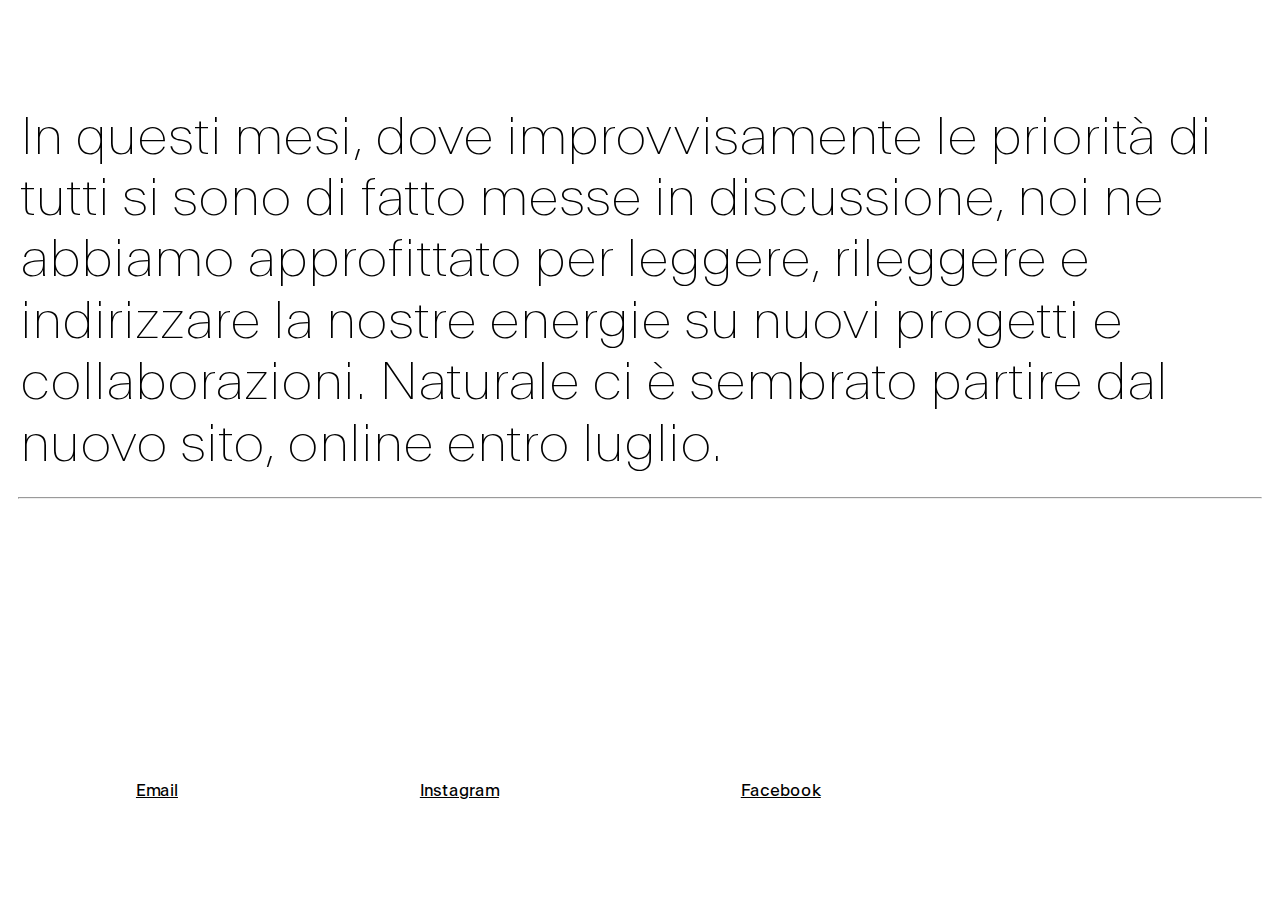
<file: Landing4.html>
<!DOCTYPE html>
<html lang="en">
<head>
    <meta charset="UTF-8">
    <meta name="viewport" content="width=device-width, initial-scale=1.0">
    <title>Silverbook</title>
    <link rel="stylesheet" href="css/landing.css">
    <link rel="stylesheet" media='screen and (min-width: 200px) and (max-width: 800px)' href='css/landing4.css' />
    <script src="https://code.jquery.com/jquery-3.5.0.slim.min.js"></script>
    <script src="js/jquery.lettering.js"></script>
    <style>
        #txt{
            padding-top: 25px;
            font-size: 3.5vw;
            line-height: 120%;
        }
        @media screen and (min-width: 120px){
            #txt{
                font-size: 5vw;
            }
            #footer{
                display: inline-grid;
                grid-template-columns: auto auto auto;
                grid-column-gap: 10px;
                position: absolute;
                bottom: 20px;
                left: 20px;
                width: 97%;
                height: 100px;
            }
            hr{
                width: 90%;
            }
            #from{
                position: absolute;
                bottom: 20px;
                color: white;
            }
            #logo{
                width: 88%;
            }
        }
        @media screen and(min-width: 780px){
            #txt{
                font-size: 4vw;
            }
        }
        @media screen and (min-width: 1024px) {
            #logo{
                width: 35%;
            }
            #txt{
                font-size: 4vw;
            }
            #footer{
                display: inline-grid;
                grid-template-columns: auto auto auto auto;
                grid-column-gap: 10px;
                position: absolute;
                bottom: 20px;
                left: 20px;
                width: 97%;
                height: 100px;
                justify-items: center;
            }
            hr{
                width: 97%;
            }
            #from{
                position: relative;
                bottom: 0;
                color: white;
                margin: 0;
                padding: 0;
            }
        }

    </style>
</head>
<body>
    <img src="img/logoW.png" id="logo">

    <div id="txt" class="txt" onclick="">
        In questi mesi, dove improvvisamente le priorità di tutti
        si sono di fatto messe in discussione, noi ne abbiamo
        approfittato per leggere, rileggere e indirizzare
        la nostre energie su nuovi progetti e collaborazioni.
        Naturale ci è sembrato partire dal nuovo sito, online 
        entro luglio.
    </div>
    
    <script>
        $(document).ready(function() {
            if(window.innerWidth<800){
                document.getElementById("txt").innerHTML="In questi mesi, dove improvvisamente le priorità di tutti <br> si sono di fatto messe in discussione, noi ne abbiamo <br> approfittato per leggere, rileggere e indirizzare <br> la nostre energie su nuovi progetti e collaborazioni. <br> Naturale ci è sembrato partire dal nuovo sito, online <br> entro luglio. <br>"
                $("#txt").lettering('lines');
            }
            else{
                $("#txt").lettering();
                const script = document.createElement('script');
                script.src = 'js/hover.js';
                document.head.append(script);

            }
        });  
        
        

       /* $(document).ready(function() {
            $("#txt").lettering();
        }); */
    </script>



    <hr>

    <div id="footer">
        <a href="mailto:scrivi.silverbook@gmail.com">Email</a>
        <a href="#">Instagram</a>
        <a href="#">Facebook</a>
        <p id="from">Rimini Italy</p>
    </div>


    <!--<script src="js/hover.js"></script> -->

    
</body>
</html>
</file>
<file: css/style.css>
@font-face {
    src: url('../fonts/Antarctica-Beta-VF.ttf');
    font-family: Antarctica;
}

* {
    scroll-behavior: smooth;
}

html, body {
    height: 100%;
    overflow-x: hidden;
}

body {
    font-family: 'Antarctica';
    overflow: hidden;
    overflow-y: auto;
    position: relative;
    min-height: 100vh;
}

.btn-more {
    text-decoration: underline;
}

.btn-more:hover {
    cursor: pointer;
}

.title {
    z-index: -1;
}

#active {
    font-variation-settings: 'wght' 800;
}

#header {
    position: relative;
    width: 100%;
    z-index: 5;
    font-size: 25px;
    padding-bottom: 20px;
    padding-left: 40px;
}

.logo {
    padding: 10px;
    width: 35%;
}

li:hover {
    font-variation-settings: 'wght' 700;
}

.slick-prev, .slick-next {
    width: 60px !important;
    height: 60px !important;
}

.slick-prev::after {
    background: transparent url('../img/arrow.png') no-repeat center !important;
    background-size: 60px !important;
    display: block !important;
    width: 60px !important;
    height: 60px !important;
    content: "" !important;
    transform: rotate(180deg);
}

.slick-next::after {
    background: transparent url('../img/arrow.png') no-repeat center !important;
    background-size: 60px !important;
    display: block !important;
    width: 60px !important;
    height: 60px !important;
    content: "" !important;
}

.slick-arrow {
    top: 900px;
}

.slick-next {
    right: 0px;
}

.slick-prev {
    left: 0px;
}

.slick-list {
    padding-top: 40px;
}

.slick-slide {
    height: auto;
}

.footer {
    border-top: solid 1px grey;
    text-align: center;
    padding-top: 10px;
    font-size: 15px;
    height: 40px;
}

/*
@media screen and (max-width: 1024px){
    .footer {
        position: absolute;
        bottom: 0px;
        left: 15px;
        height: 40px;
        width: 100vw;
    }
}
*/

@media screen and (max-width: 780px) {
        .logo {
        padding: 10px;
        width: 100%;
    }

    #header {
        font-size: 15px;
        padding-left: 0px;
    }

    li {
        padding-right: 10px;
    }

    .slick-prev, .slick-next {
        background-size: 30px !important;
        width: 30px !important;
        height: 30px !important;
    }

    .slick-arrow {
        top: 320px;
    }

    .slick-arrow:after {
        background-size: 30px;
    }

    .slick-prev, .slick-next {
        background-size: 30px !important;
        width: 30px !important;
        height: 30px !important;
    }

    .slick-prev::after {
        background-size: 30px !important;
        width: 30px !important;
        height: 30px !important;
    }

    .slick-next::after {
        background-size: 30px !important;
        width: 30px !important;
        height: 30px !important;
    }

    .slick-list {
        padding-top: 40px;
    }
}


@media screen and(max-width: 1024px) {    
    .logo {
        padding: 10px;
        width: 50%;
    }

    #header {
        font-size: 28px;
    }

    li {
        padding-right: 40px;
    }

    .logo {
        padding: 10px;
        width: 40%;
    }
}

.blocco {
    padding: 10px;
}

.menu {
    z-index: 100;
    margin: 0px;
    padding: 0px;
    padding-top: 35px;
}

li {
    display: inline;
    padding: 10px;
}

a, a:hover {
    color: black;
}

.box img {
    width: 95%;
}

.disabled {
    pointer-events: none;
    opacity: 0.4;
}

/* GALLERY */
.image {
    position: fixed;
    opacity: 0;
}

.sx {
    animation: imageToLeftBottom 8s linear;
}

.dx {
    animation: imageToRightBottom 8s linear;
}

.up {
    animation: imageToTop 8s linear;
}

.down {
    animation: imageToBottom 8s linear;
}

.image:hover {
    -webkit-animation-play-state: paused;
}

.test1 {
    z-index: 3;
    animation: imageToLeftBottom 6s linear;
}

.test2 {
    z-index: 2;
    animation: imageToLeftBottom 8s linear 2s;
}

.test3 {
    z-index: 1;
    animation: imageToLeftBottom 10s linear 4s;
}

.test4 {
    z-index: 3;
    animation: imageToRightBottom 6s linear;
}

.test5 {
    z-index: 2;
    animation: imageToRightBottom 8s linear 2s;
}

.test6 {
    z-index: 1;
    animation: imageToRightBottom 10s linear 4s;
}

.test7 {
    z-index: 3;
    animation: imageToTop 6s linear;
}

.test8 {
    z-index: 2;
    animation: imageToTop 8s linear 2s;
}

.test9 {
    z-index: 1;
    animation: imageToTop 10s linear 4s;
}

.test10 {
    z-index: 3;
    animation: imageToBottom 6s linear;
}

.test11 {
    z-index: 2;
    animation: imageToBottom 8s linear 2s;
}

.test12 {
    z-index: 1;
    animation: imageToBottom 10s linear 4s;
}

.prova {
    position: relative;
    z-index: 0;
}

@keyframes imageToTop {
    0% {
        top: 20%;
        left: 40%;
        width: 18em;
        transform: scale(0.1);
        opacity: 0;
    }

    50% {
        top: 0%;
        left: 40%;
        opacity: 1;
        width: 18em;
    }

    100% {
        top: -50%;
        left: 40%;
        opacity: 1;
        transform: scale(2.50);
        width: 18em;
    }
}

@keyframes imageToBottom {
    0% {
        top: 20%;
        left: 40%;
        width: 18em;
        transform: scale(0.1);
        opacity: 0;
    }

    50% {
        top: 80%;
        left: 40%;
        opacity: 1;
        width: 18em;
    }

    100% {
        top: 150%;
        left: 40%;
        opacity: 1;
        transform: scale(2.50);
        width: 18em;
    }
}

@keyframes imageToLeftBottom {
    0% {
        top: 20%;
        left: 40%;
        width: 18em;
        transform: scale(0.1);
        opacity: 0;
    }

    50% {
        top: 40%;
        left: 0%;
        opacity: 1;
        width: 18em;
    }

    100% {
        top: 60%;
        left: -40%;
        opacity: 1;
        transform: scale(2.75);
        width: 18em;
    }
}

@keyframes imageToRightBottom {
    0% {
        top: 20%;
        right: 40%;
        width: 18em;
        transform: scale(0.1);
        opacity: 0;
    }

    50% {
        top: 40%;
        right: 0%;
        opacity: 1;
        width: 18em;
    }

    100% {
        top: 60%;
        right: -40%;
        opacity: 1;
        transform: scale(2.75);
        width: 18em;
    }
}
</file>
<file: css/styleAuthor.css>
html {
    scroll-behavior: smooth;
}

#name {
    font-size: 36px;
    font-variation-settings: 'wght'600;
}

#projects * {
    text-decoration: underline;
    font-variation-settings: 'wght'700;
}

#projects *:hover {
    font-variation-settings: 'wght'700, 'wdth'600;
}

.titleProj {
    margin-bottom: 20px;
    margin-top: 60px;
    font-variation-settings: 'wght'700;
}

.btn-more {
    font-weight: bold;
}

footer {
    margin-top: 50px;
}

@media (max-width: 320px) {
    .slick-arrow {
        top: 270px !important;
    }
}

@media (min-width: 320px) {
    .slick-arrow {
        top: 340px !important;
    }
}

@media (min-width: 576px) {
    #bio {
        font-size: 15px;
    }

    #projects {
        margin-bottom: 20px;
        font-size: 20px;
        font-variation-settings: 'wght'700;
    }

    .titleProj {
        font-size: 15px;
    }

    .slick-arrow {
        top: 580px !important;
    }
}

@media screen and (min-width: 780px) {
    .slick-arrow {
        top: 350px !important;
    }
}

@media (min-width: 992px) {
    .slick-arrow {
        top: 750px !important;
    }
}

@media (min-width: 1200px) {
    #bio {
        padding-bottom: 50px;
        font-size: 20px;
    }

    #projects {
        margin-bottom: 20px;
        font-size: 25px;
        font-variation-settings: 'wght'700;
    }

    .titleProj {
        font-size: 25px;
    }

    .slick-arrow {
        top: 900px !important;
    }
}
</file>
<file: css/landing.css>
@font-face {
    src: url('../fonts/Antarctica-Beta-VF.ttf');
    font-family: Antarctica;
}

html {
    font-family: 'Antarctica', sans-serif;
}

@supports (font-variation-settings: normal) {
    #txt {
        font-family: 'Antarctica', sans-serif;
        font-variation-settings: 'wght'100;
    }
}

body, html {
    overflow: hidden;
    margin: 0;
    padding: 0;
    font-family: 'Antarctica';
}

body {
    background-color: white;
    color: black;
}

a:hover{
    color: black
}

#txt, #nextBtn {
    margin: 20px;
    margin-top: 40px;
    font-size: 2vw;
}

.footer {
    border-top: solid 1px grey;
    text-align: center;
    padding-top: 10px;
    font-size: 15px;
    height: 40px;
}

a {
    color: black;
}

@media screen and (min-width: 375px) {
    #txt, #nextBtn {
        font-size: 5vw;
    }

    .logo {
        width: 60%;
    }
}

@media screen and(min-width: 780px) {
    #txt, #nextBtn  {
        font-size: 5vw;
    }

    .logo {
        width: 40%;
    }
}

@media screen and (min-width: 1024px) {
    #txt, #nextBtn  {
        font-size: 3vw;
    }

    .logo {
        width: 30%;
        position: relative;
        width: 100%;
        z-index: 5;
        font-size: 25px;
        padding: 10px;
        padding-left: 45px;
    }

    .footer {
        position: absolute;
        bottom: 0;
        left: 0;
        width: 102%;
        height: 40px;
    }
}

#txt, #nextBtn  {
    padding-top: 25px;
    font-size: 3.5vw;
    line-height: 120%;
}

@media screen and (min-width: 120px) {
    #txt {
        font-size: 5vw;
    }

    hr {
        width: 90%;
    }

    .logo {
        width: 100%;
    }
}

@media screen and(min-width: 780px) {
    #txt {
        font-size: 4vw;
    }
}

@media screen and (min-width: 1024px) {
    .logo {
        width: 35%;
    }

    #txt {
        font-size: 3.5vw;
    }
}
</file>
<file: css/landing4.css>
.line1{
    font-weight: 100;
}

.line2{
    font-weight: 250;
}

.line3{
    font-weight: 400;
}

.line4{
    font-weight: 550;
}

.line5{
    font-weight: 700;
}

.line6{
    font-weight: 1000;
}
</file>
<file: css/styleBook.css>
body{
    font-size: 20px;
}

.info{
    font-size: 15px;
    margin-bottom: 30px;
}

.title{
    font-weight: 900;
}

.slider{
    padding-bottom: 30px;
}

.footer{
    margin-top: 30px;
}

.slick-slide{
    position: relative;
    width: 600px;
    margin-bottom: 30px
}

.slick-arrow {
    top: 440px;
}

@media screen and (max-width: 780px){ 
    .slick-slide{
        position: relative;
        width: 95vw;
        margin-bottom: 20px
    }

    .slick-arrow {
        top: 290px;
    }
}

@media screen and (min-width: 1024px) {
    .footer {
        height: 40px !important;
        bottom: 10px !important;
        left: 15px;
        width: 100vw;
    }
}
</file>
